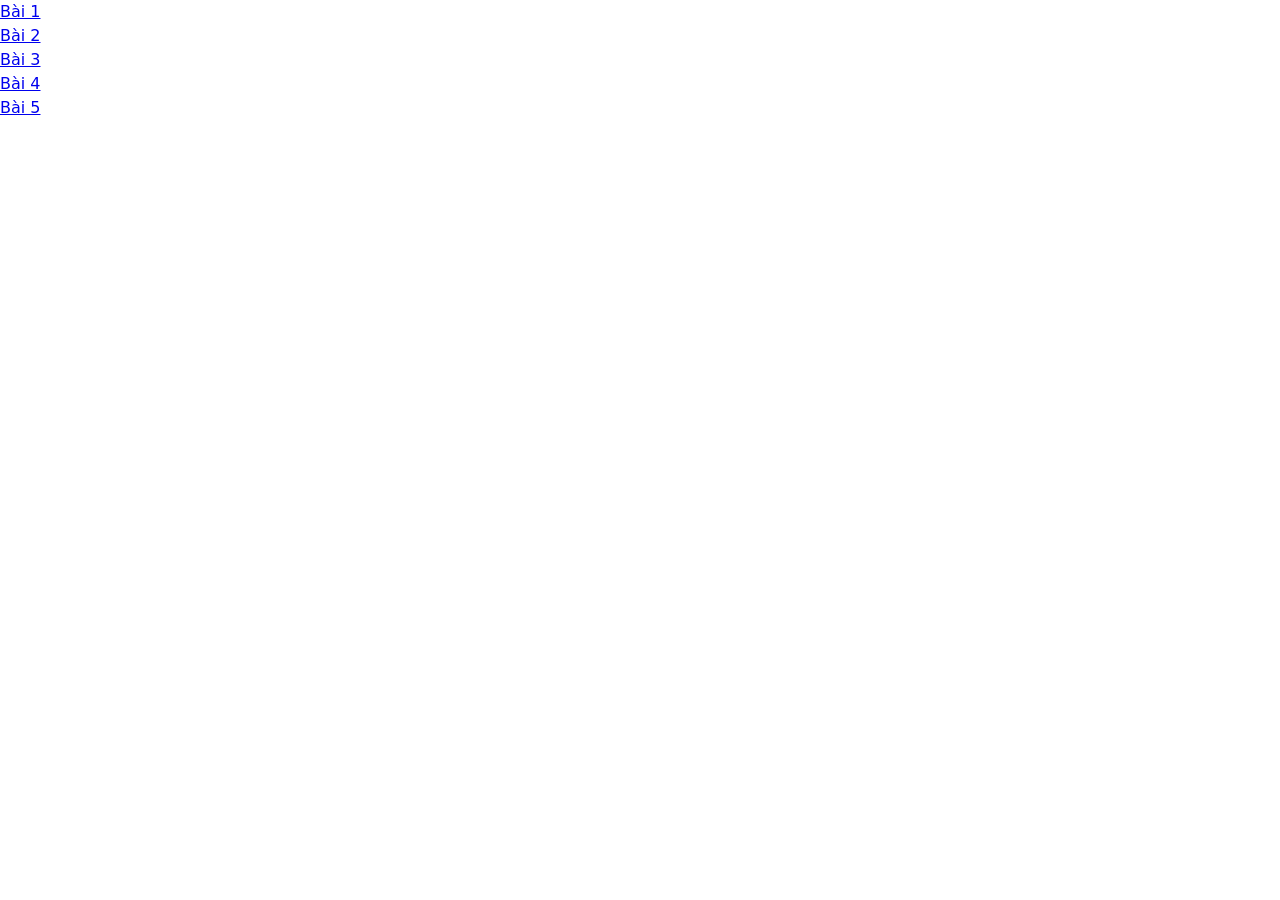
<file: index.html>
<!doctype html>
<html lang="en">
    <head>
        <meta charset="UTF-8" />
        <meta name="viewport" content="width=device-width, initial-scale=1.0" />
        <title>F8 Zoom Day 6</title>
        <link rel="stylesheet" href="./reset.css" />
        <link rel="stylesheet" href="./style.css" />
    </head>
    <body>
        <a href="./cv-flex.html" class="">Bài 1</a> <br />
        <a href="./pricing-table-flex.html">Bài 2</a> <br />
        <a href="./product-list.html">Bài 3</a> <br/>
        <a href="./register-layout.html">Bài 4</a> <br/>
        <a href="./froggy.html">Bài 5</a>
    </body>
</html>
</file>
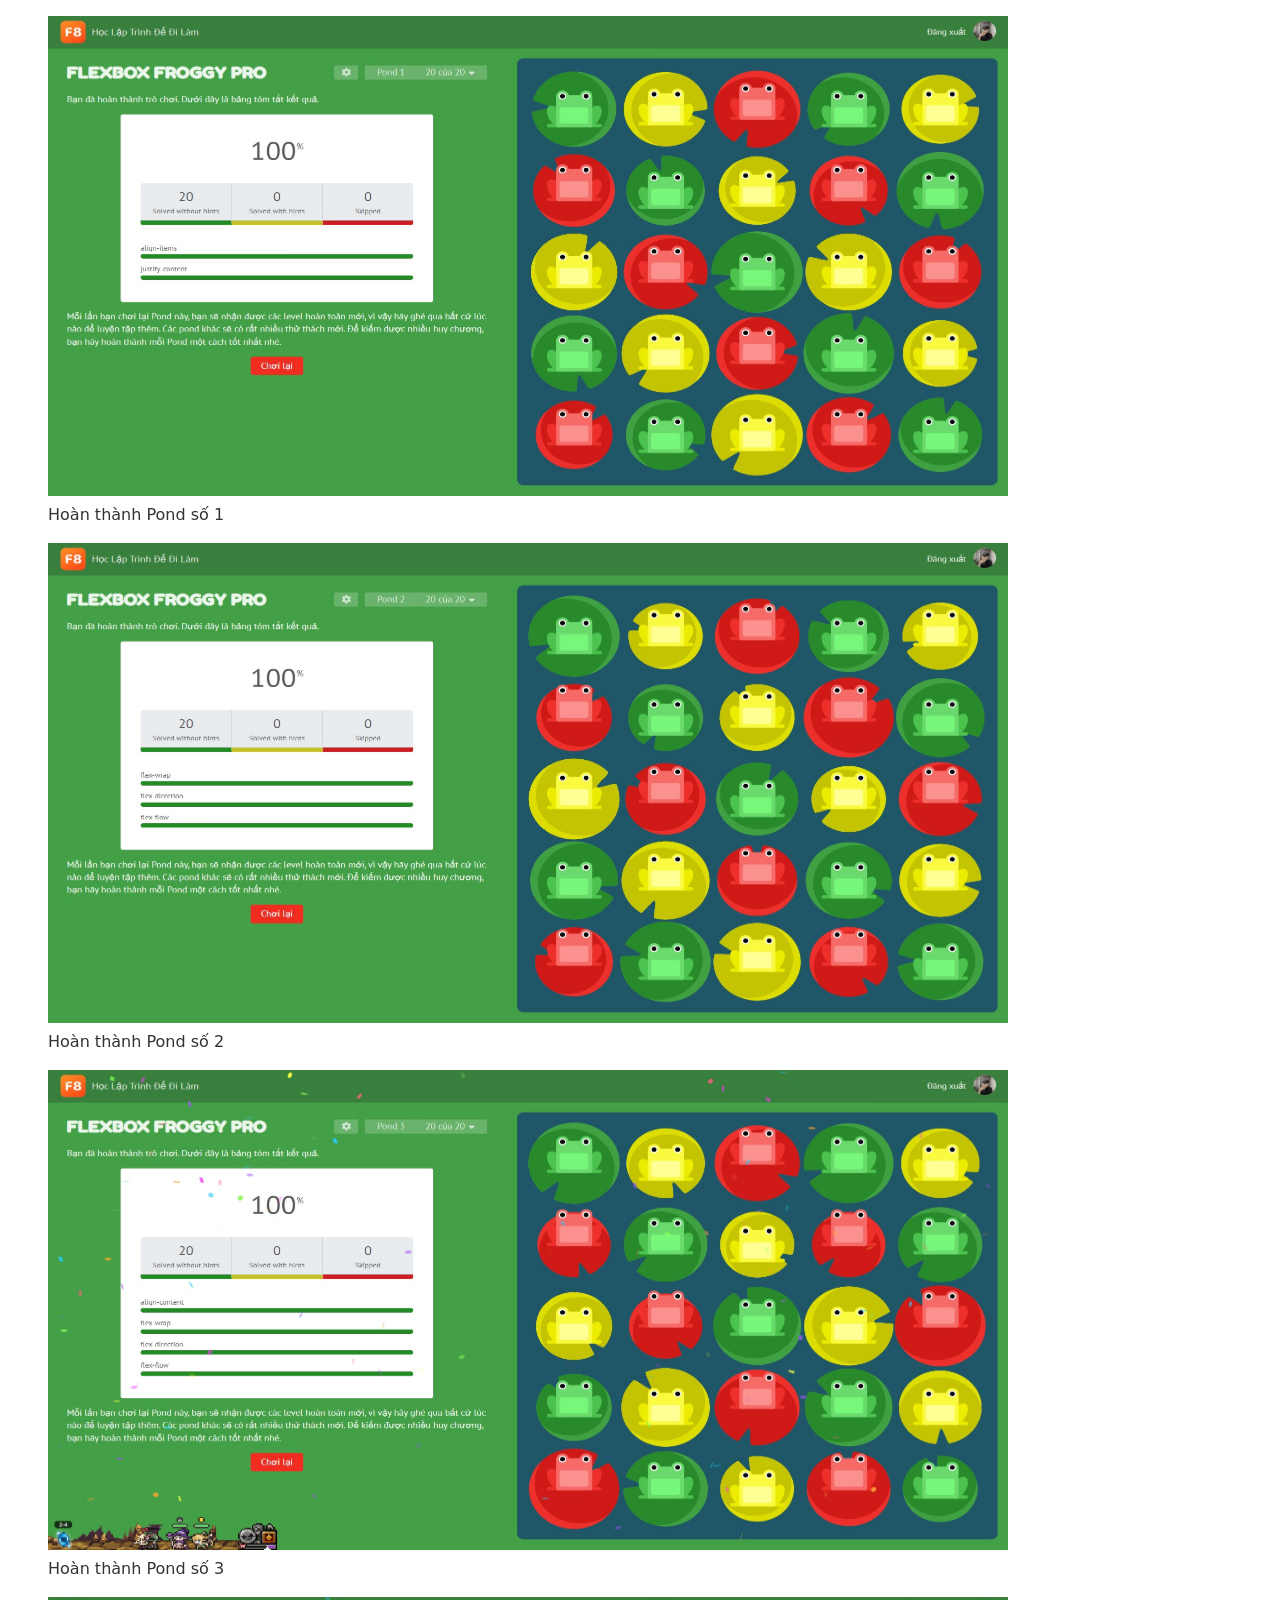
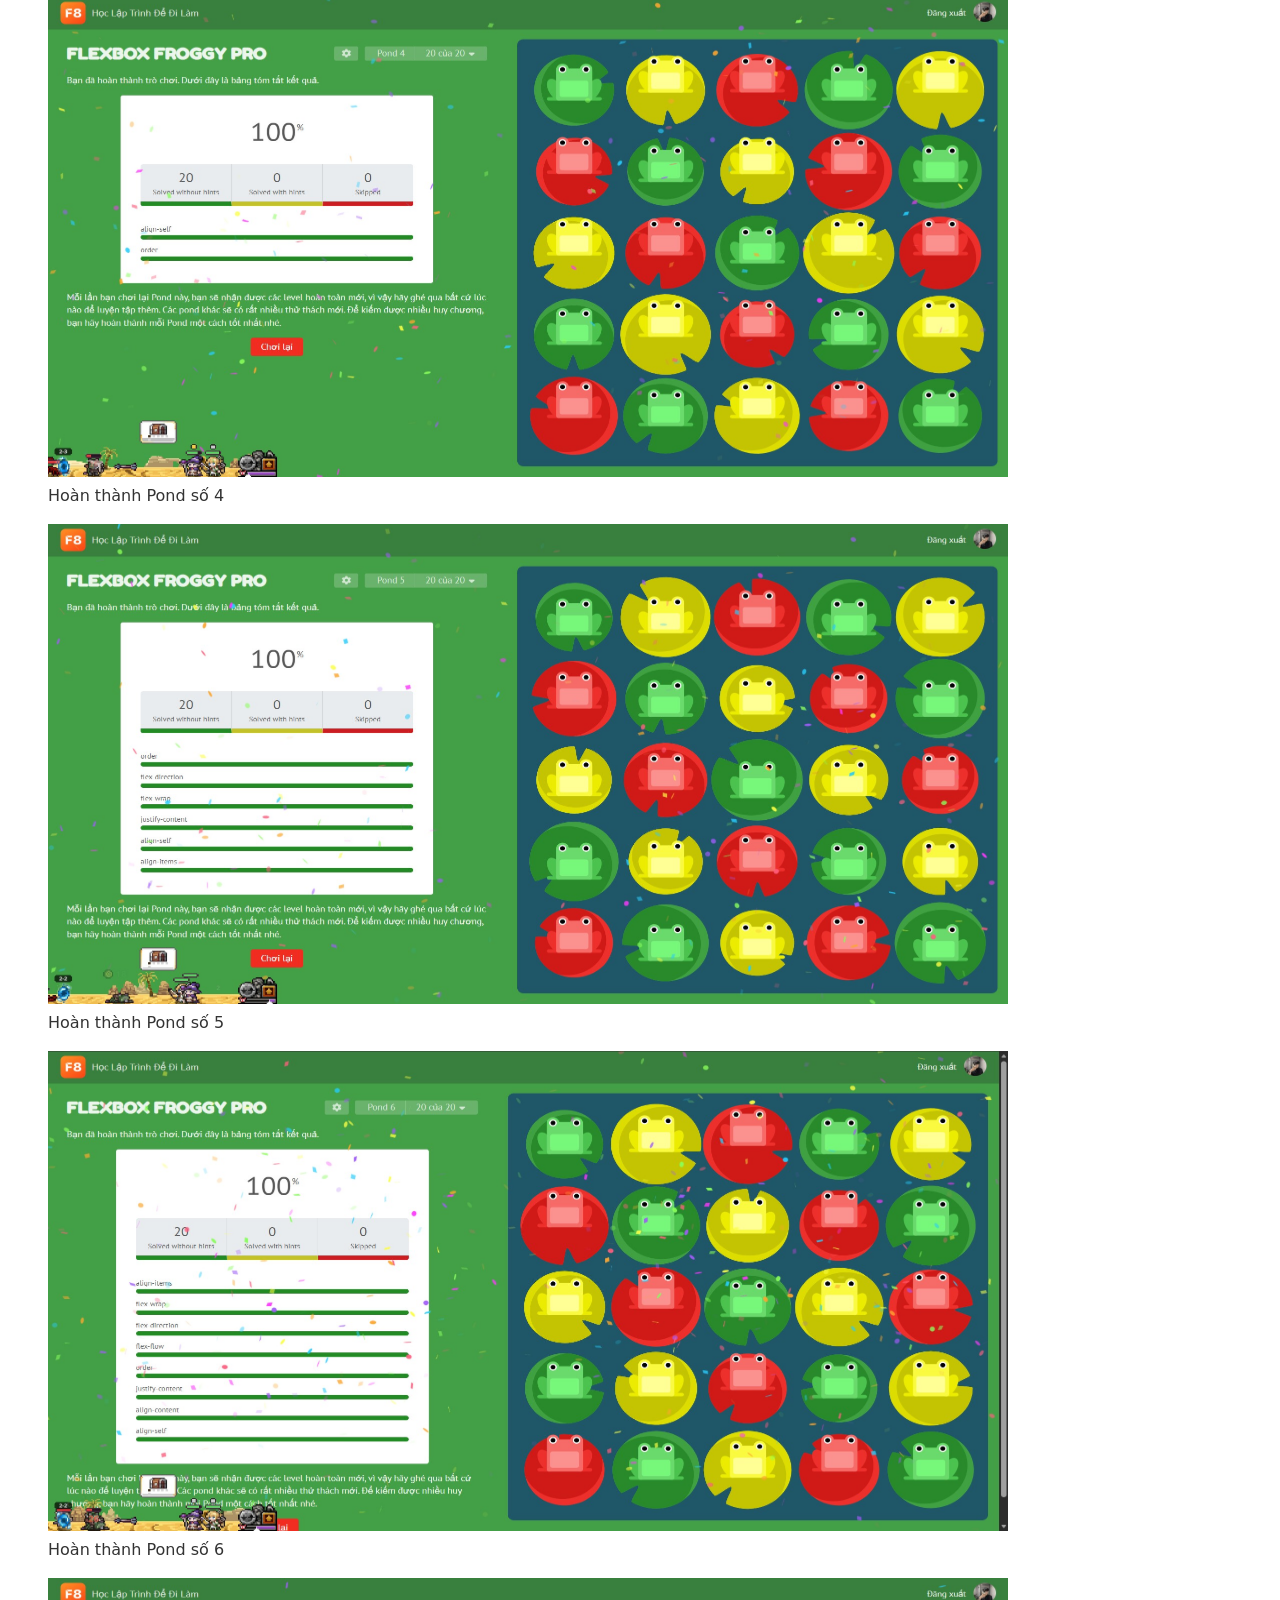
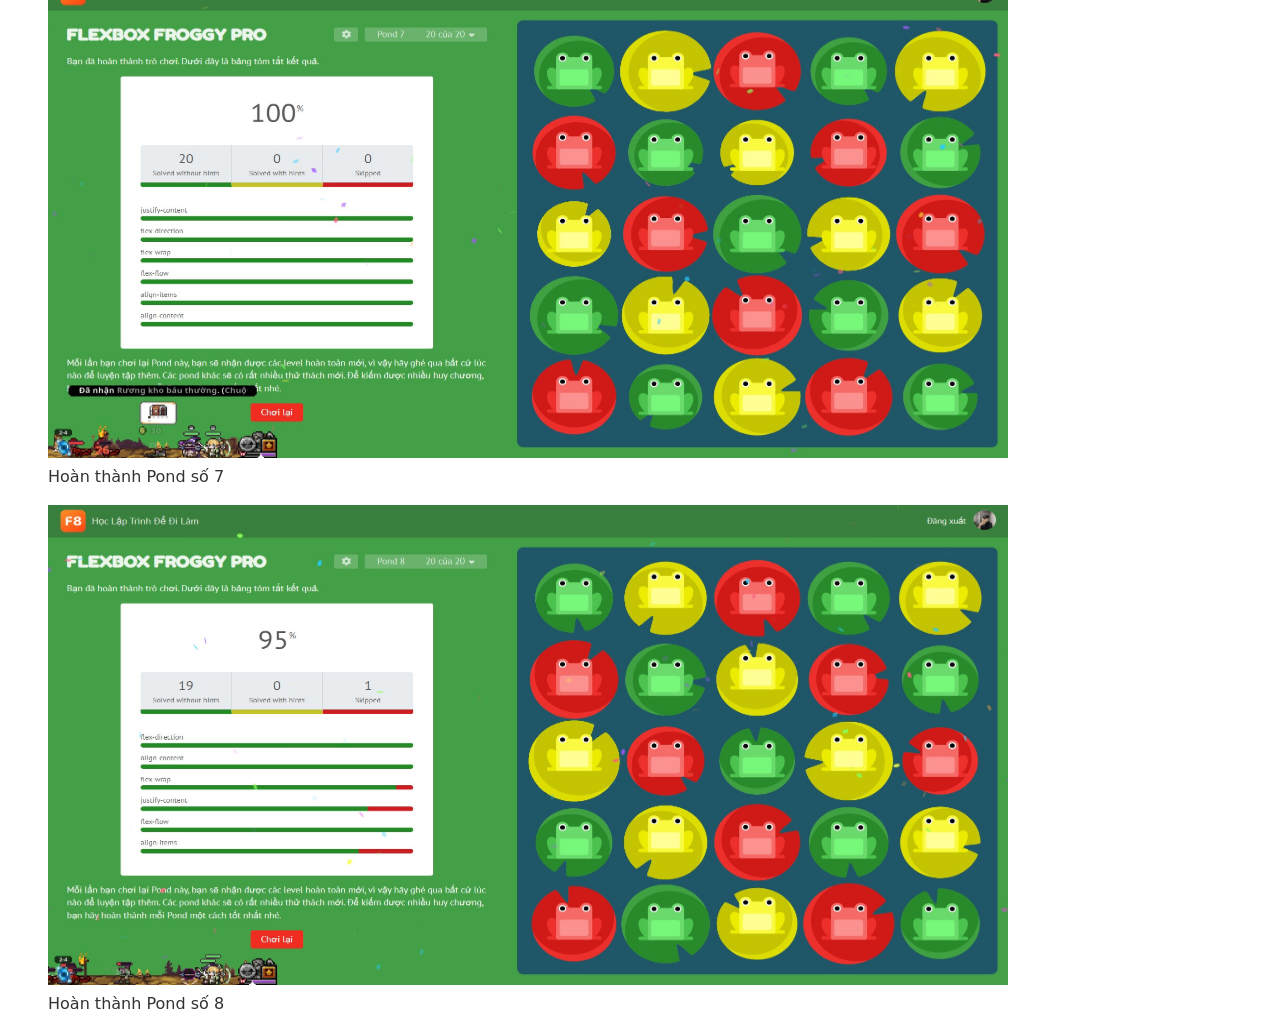
<file: froggy.html>
<!doctype html>
<html lang="en">
    <head>
        <meta charset="UTF-8" />
        <meta name="viewport" content="width=device-width, initial-scale=1.0" />
        <title>Froggy Pro</title>
        <link rel="stylesheet" href="./style.css">
    </head>
    <body>
        <figure class="froggy-pro">
            <img src="./assets/froggy-pro-1.JPG" alt="Froggy Pro Bài 1" />
            <figcaption>Hoàn thành Pond số 1</figcaption>
        </figure>
        <figure class="froggy-pro">
            <img src="./assets/froggy-pro-2.JPG" alt="Froggy Pro Bài 2" />
            <figcaption>Hoàn thành Pond số 2</figcaption>
        </figure>
        <figure class="froggy-pro">
            <img src="./assets/froggy-pro-3.JPG" alt="Froggy Pro Bài 3" />
            <figcaption>Hoàn thành Pond số 3</figcaption>
        </figure>
        <figure class="froggy-pro">
            <img src="./assets/froggy-pro-4.JPG" alt="Froggy Pro Bài 4" />
            <figcaption>Hoàn thành Pond số 4</figcaption>
        </figure>
        <figure class="froggy-pro">
            <img src="./assets/froggy-pro-5.JPG" alt="Froggy Pro Bài 5" />
            <figcaption>Hoàn thành Pond số 5</figcaption>
        </figure>
        <figure class="froggy-pro">
            <img src="./assets/froggy-pro-6.JPG" alt="Froggy Pro Bài 6" />
            <figcaption>Hoàn thành Pond số 6</figcaption>
        </figure>
        <figure class="froggy-pro">
            <img src="./assets/froggy-pro-7.JPG" alt="Froggy Pro Bài 7" />
            <figcaption>Hoàn thành Pond số 7</figcaption>
        </figure>
        <figure class="froggy-pro">
            <img src="./assets/froggy-pro-8.JPG" alt="Froggy Pro Bài 8" />
            <figcaption>Hoàn thành Pond số 8</figcaption>
        </figure>
    </body>
</html>
</file>
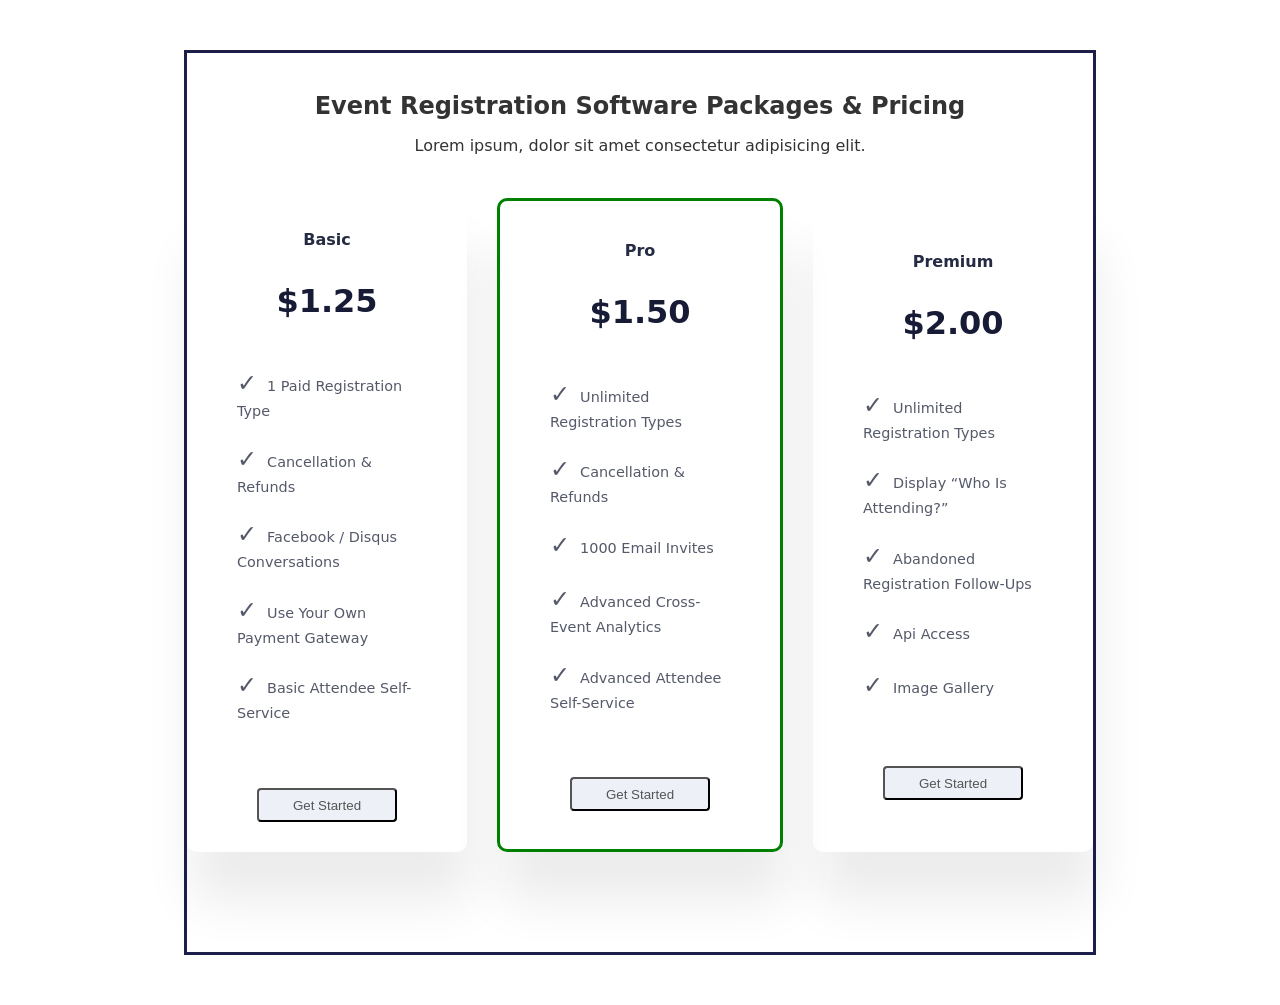
<file: pricing-table-flex.html>
<!doctype html>
<html lang="en">
    <head>
        <meta charset="UTF-8" />
        <meta name="viewport" content="width=device-width, initial-scale=1.0" />
        <title>Pricing Table Flex</title>
        <link rel="stylesheet" href="./reset.css" />
        <link rel="stylesheet" href="./style.css" />
    </head>
    <body>
        <div class="container">
            <h1>Event Registration Software Packages & Pricing</h1>
            <p>Lorem ipsum, dolor sit amet consectetur adipisicing elit.</p>
            <div class="pricing-list">
                <div class="card">
                    <h3>Basic</h3>
                    <h2>$1.25</h2>
                    <ul>
                        <li>1 Paid Registration Type</li>
                        <li>Cancellation & Refunds</li>
                        <li>Facebook / Disqus Conversations</li>
                        <li>Use Your Own Payment Gateway</li>
                        <li>Basic Attendee Self-Service</li>
                    </ul>
                    <button>Get Started</button>
                </div>
                <div class="card">
                    <h3>Pro</h3>
                    <h2>$1.50</h2>
                    <ul>
                        <li>Unlimited Registration Types</li>
                        <li>Cancellation & Refunds</li>
                        <li>1000 Email Invites</li>
                        <li>Advanced Cross-Event Analytics</li>
                        <li>Advanced Attendee Self-Service</li>
                    </ul>
                    <button>Get Started</button>
                </div>
                <div class="card">
                    <h3>Premium</h3>
                    <h2>$2.00</h2>
                    <ul>
                        <li>Unlimited Registration Types</li>
                        <li>Display “Who Is Attending?”</li>
                        <li>Abandoned Registration Follow-Ups</li>
                        <li>Api Access</li>
                        <li>Image Gallery</li>
                    </ul>
                    <button>Get Started</button>
                </div>
            </div>
        </div>
    </body>
</html>
</file>
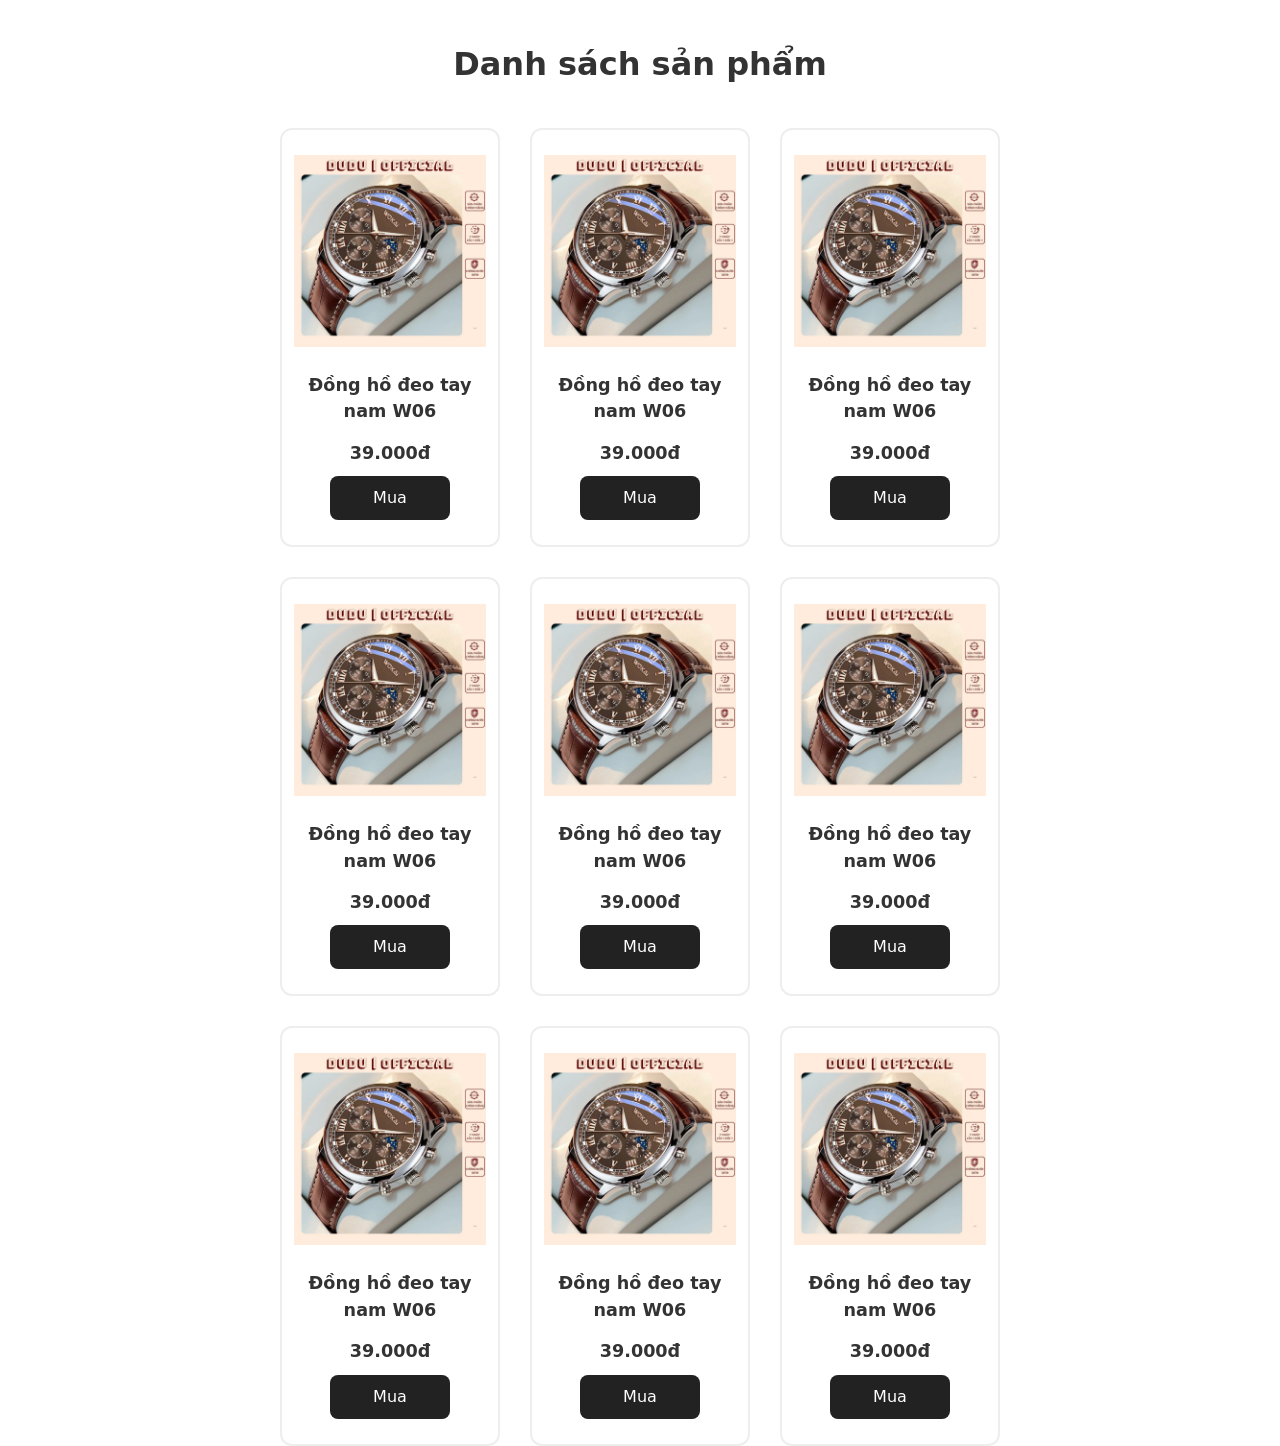
<file: product-list.html>
<!doctype html>
<html lang="en">
    <head>
        <meta charset="UTF-8" />
        <meta name="viewport" content="width=device-width, initial-scale=1.0" />
        <title>Product List</title>
        <link rel="stylesheet" href="./reset.css" />
        <link rel="stylesheet" href="./style.css" />
    </head>
    <body>
        <h1 class="product-list-title">Danh sách sản phẩm</h1>
        <div class="product-wrapper">
            <a href="#" class="product-card">
                <img src="./assets/product-1.webp" alt="Dong ho" />
                <h2>Đồng hồ đeo tay nam W06</h2>
                <p>39.000đ</p>
                <span class="buy-button">Mua</span>
            </a>
            <a href="#" class="product-card">
                <img src="./assets/product-1.webp" alt="Dong ho" />
                <h2>Đồng hồ đeo tay nam W06</h2>
                <p>39.000đ</p>
                <span class="buy-button">Mua</span>
            </a>
            <a href="#" class="product-card">
                <img src="./assets/product-1.webp" alt="Dong ho" />
                <h2>Đồng hồ đeo tay nam W06</h2>
                <p>39.000đ</p>
                <span class="buy-button">Mua</span>
            </a>
            <a href="#" class="product-card">
                <img src="./assets/product-1.webp" alt="Dong ho" />
                <h2>Đồng hồ đeo tay nam W06</h2>
                <p>39.000đ</p>
                <span class="buy-button">Mua</span>
            </a>
            <a href="#" class="product-card">
                <img src="./assets/product-1.webp" alt="Dong ho" />
                <h2>Đồng hồ đeo tay nam W06</h2>
                <p>39.000đ</p>
                <span class="buy-button">Mua</span>
            </a>
            <a href="#" class="product-card">
                <img src="./assets/product-1.webp" alt="Dong ho" />
                <h2>Đồng hồ đeo tay nam W06</h2>
                <p>39.000đ</p>
                <span class="buy-button">Mua</span>
            </a>
            <a href="#" class="product-card">
                <img src="./assets/product-1.webp" alt="Dong ho" />
                <h2>Đồng hồ đeo tay nam W06</h2>
                <p>39.000đ</p>
                <span class="buy-button">Mua</span>
            </a>
            <a href="#" class="product-card">
                <img src="./assets/product-1.webp" alt="Dong ho" />
                <h2>Đồng hồ đeo tay nam W06</h2>
                <p>39.000đ</p>
                <span class="buy-button">Mua</span>
            </a>
            <a href="#" class="product-card">
                <img src="./assets/product-1.webp" alt="Dong ho" />
                <h2>Đồng hồ đeo tay nam W06</h2>
                <p>39.000đ</p>
                <span class="buy-button">Mua</span>
            </a>
        </div>
    </body>
</html>
</file>
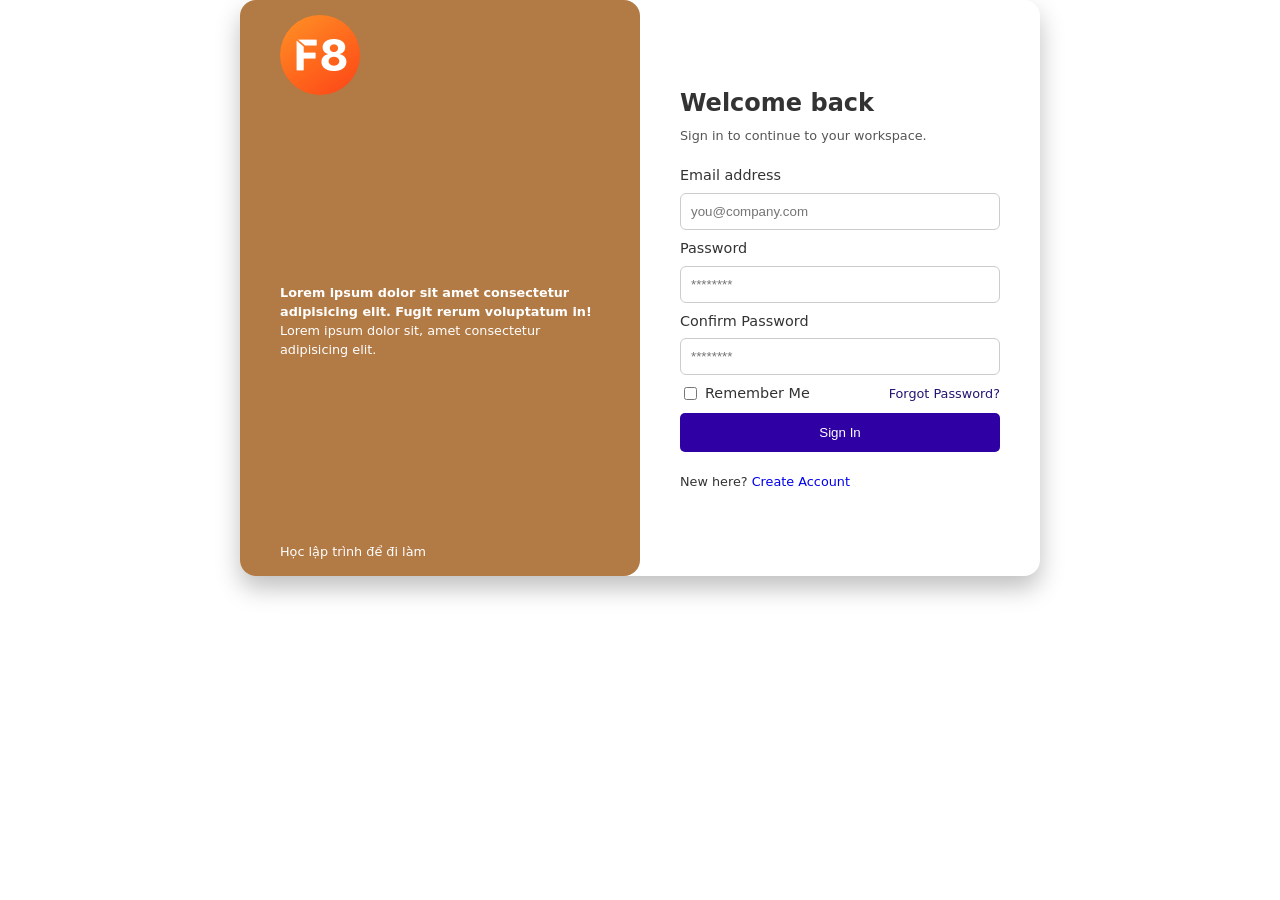
<file: register-layout.html>
<!doctype html>
<html lang="vi">
    <head>
        <meta charset="UTF-8" />
        <meta name="viewport" content="width=device-width, initial-scale=1.0" />
        <title>F8 Đăng Nhập</title>
        <link rel="stylesheet" href="./reset.css" />
        <link rel="stylesheet" href="./style.css" />
    </head>
    <body>
        <div class="login-wrapper">
            <div class="login-panel">
                <a href="#"><img src="./assets/logo.png" alt="F8" /></a>
                <div class="login-intro">
                    <h2>
                        Lorem ipsum dolor sit amet consectetur adipisicing elit.
                        Fugit rerum voluptatum in!
                    </h2>
                    <p>
                        Lorem ipsum dolor sit, amet consectetur adipisicing
                        elit.
                    </p>
                </div>
                <p>Học lập trình để đi làm</p>
            </div>
            <div class="login-content">
                <div class="login-header">
                    <h3>Welcome back</h3>
                    <p>Sign in to continue to your workspace.</p>
                </div>

                <form action="" class="login-form">
                    <div class="form-group">
                        <label for="email">Email address</label>
                        <input
                            type="email"
                            name="email"
                            id="email"
                            placeholder="you@company.com"
                        />
                    </div>
                    <div class="form-group">
                        <label for="password">Password</label>
                        <input
                            type="password"
                            name="password"
                            id="password"
                            placeholder="********"
                        />
                    </div>
                    <div class="form-group">
                        <label for="confirm-password">Confirm Password</label>
                        <input
                            type="password"
                            name="confirm-password"
                            id="confirm-password"
                            placeholder="********"
                        />
                    </div>
                    <div class="login-options">
                        <div class="remember-me">
                            <input
                                type="checkbox"
                                name="rememberme"
                                id="remember"
                            />
                            <label for="remember">Remember Me</label>
                        </div>
                        <a href="#" class="forgot-password">Forgot Password?</a>
                    </div>
                    <button type="submit">Sign In</button>
                </form>
                <p class="new-register">
                    New here? <a href="#">Create Account</a>
                </p>
            </div>
        </div>
    </body>
</html>
</file>
<file: style.css>
* {
    box-sizing: border-box;
}

h1,
h2,
h3,
h4,
h5,
h6 {
    font-weight: 700;
}

body {
    line-height: 1.5;
    font-family:
        system-ui,
        -apple-system,
        BlinkMacSystemFont,
        "Segoe UI",
        Roboto,
        Oxygen,
        Ubuntu,
        Cantarell,
        "Open Sans",
        "Helvetica Neue",
        sans-serif;
    color: #333;
}

/* Bài 1 */

.wrapper {
    display: flex;
    width: 68rem;
    min-height: 37.5rem;
    margin: 0 auto;
}

.sidebar {
    display: flex;
    flex-direction: column;
    flex: 1;
    color: #ccc;
    font-size: 0.8rem;
    background-color: #172b3a;
}

.avatar {
    display: flex;
    flex-direction: column;
    align-items: center;
    background-color: #294b63;
    padding: 25px 16px;
}

.avatar h2 {
    font-size: 1.4rem;
    margin-bottom: 10px;
}

.avatar h3 {
    font-size: 1rem;
    font-weight: 400;
}

.avatar img {
    border-radius: 50%;
    border: 4px solid #ccc;
    width: 9rem;
    height: 9rem;
    margin-bottom: 16px;
}
.information,
.objective {
    background-color: #172b3a;
    padding: 30px 10px;
}

.information ul {
    display: flex;
    flex-direction: column;
    gap: 10px;
}

.information li {
    display: flex;
    align-items: center;
    gap: 10px;
}

.information li i {
    width: 20px;
    text-align: center;
}

.objective {
    margin-top: auto;
}

.objective h3 {
    font-size: 16px;
    margin-bottom: 10px;
}

.objective p {
    line-height: 1.5;
}

.content {
    flex: 2;
    padding: 24px 32px;
}

.section-title {
    display: flex;
    align-items: center;
    gap: 10px;
    margin-bottom: 12px;
}

.section-title i {
    width: 2rem;
    height: 2rem;
    display: flex;
    justify-content: center;
    align-items: center;
    border-radius: 50%;
    background-color: #294b63;
    color: #fff;
}

.section-title h3 {
    font-size: 1.2rem;
}

.education-info,
.experience-info {
    display: flex;
    justify-content: space-between;
    margin-bottom: 10px;
}

.education-info span,
.experience-info span {
    font-size: 1rem;
}

.education h4,
.experience h4,
.skill h4 {
    font-size: 1rem;
    margin-bottom: 10px;
}

.education,
.experience,
.skill {
    margin-bottom: 20px;
}

/* Bài 2 */
.container {
    width: 57rem;
    margin: 50px auto;
    text-align: center;
    border: 3px solid rgb(30, 30, 75);
    padding: 35px 0 100px;
}
.container h1 {
    margin-bottom: 10px;
    font-size: 1.5rem;
}
.container p {
    margin-bottom: 8px;
}
.pricing-list {
    text-align: center;
    margin-top: 40px;
    display: flex;
    justify-content: center;
    align-items: stretch;
    gap: 30px;
}
.card {
    display: flex;
    flex-direction: column;
    align-items: center;
    min-height: 25rem;
    flex: 1;
    border-radius: 10px;
    box-shadow: 5px 50px 50px rgba(0, 0, 0, 0.08);
    text-align: left;
    padding: 30px 40px;
    justify-content: center;
}

.card h3,
.card h2 {
    text-align: center;
}

.card h3 {
    font-size: 1rem;
    color: #252b42;
}
.card h2 {
    font-size: 2rem;
    color: #171b35;
    margin: 25px 0 40px;
}

.card ul {
    padding-left: 10px;
    margin: 0;
}
.card li {
    margin-bottom: 18px;
    color: #555969;
    font-size: 0.9rem;
}
.card button {
    display: block;
    width: 140px;
    height: 34px;
    margin: 45px auto 0;
    border-radius: 4px;
    background: #edf0f6;
    color: #555;
    cursor: pointer;
}

.card:hover {
    box-shadow: 5px 5px #ccc;
    background-color: #0984e3;
}
.card:hover h3,
.card:hover h2,
.card:hover li {
    color: white;
}

.card:nth-child(2) {
    border: 3px solid green;
}
.card li::before {
    content: "✓";
    font-size: 1.5rem;
    margin-right: 10px;
    display: inline-block;
}

.card:hover button {
    background-color: white;
    color: #0984e3;
}

/* Bài 3 */
.product-list-title {
    text-align: center;
    font-size: 2rem;
    margin: 40px 0;
}

.product-wrapper {
    width: 45rem;
    margin: 0 auto;
    display: flex;
    flex-wrap: wrap;
    gap: 30px;
    --card-column: 3;
}

.product-card {
    width: calc((100% - 60px) / var(--card-column));
    display: flex;
    flex-direction: column;
    align-items: center;
    padding: 25px 20px;
    border-radius: 12px;
    border: 2px solid #eee;
    text-decoration: none;
    color: #333;
}

.product-card img {
    width: 12rem;
    height: 12rem;
    object-fit: contain;
    margin-bottom: 15px;
}

.product-card:hover {
    box-shadow: 0 12px 25px rgba(0, 0, 0, 0.15);
}

.product-card h2 {
    font-size: 1.1rem;
    margin: 10px 0;
    text-align: center;
}

.product-card p {
    font-size: 1.1rem;
    font-weight: 600;
    margin: 5px 0 10px;
}

.buy-button {
    text-align: center;
    width: 120px;
    padding: 10px 0;
    border-radius: 8px;
    background-color: #222;
    color: white;
    cursor: pointer;
}

.buy-button:hover {
    background-color: #555;
}

/* Bài Tập 4 */

.login-wrapper {
    display: flex;
    min-height: 36rem;
    width: 50rem;
    border-radius: 16px;
    margin: 0 auto;
    box-shadow: 0 12px 25px rgba(0, 0, 0, 0.25);
}

.login-panel {
    flex: 1;
    display: flex;
    flex-direction: column;
    justify-content: space-between;
    color: white;
    background-color: #ab6d32e7;
    padding: 15px 40px;
    font-size: 0.8rem;
    border-radius: 16px;
}

.login-panel img {
    width: 5rem;
    height: 5rem;
    border-radius: 50%;
}

.login-content {
    display: flex;
    flex-direction: column;
    flex: 1;
    justify-content: center;
    padding: 40px;
}

.login-form {
    display: flex;
    flex-direction: column;
    font-size: 0.9rem;
    gap: 8px;
    margin-bottom: 20px;
}

.login-form input[type="email"],
.login-form input[type="password"] {
    border: 1px solid #ccc;
    border-radius: 6px;
    width: 100%;
    padding: 10px;
}

.login-header {
    margin-bottom: 20px;
}

.login-header h3 {
    font-size: 1.5rem;
    margin-bottom: 5px;
}

.login-header p {
    font-size: 0.8rem;
    color: #555;
}

.login-form button {
    width: 100%;
    padding: 12px;
    background-color: #2f00a4;
    color: white;
    border: none;
    border-radius: 5px;
    cursor: pointer;
}

.login-form button:hover {
    background-color: #4b00e0;
}

.forgot-password {
    font-size: 0.8rem;
    font-weight: 400;
    color: #231571;
    text-decoration: none;
}
.forgot-password:hover {
    text-decoration: underline;
}

.login-options {
    display: flex;
    justify-content: space-between;
    align-items: center;
}

.remember-me {
    display: flex;
    align-items: center;
    gap: 5px;
}

.form-group {
    display: flex;
    flex-direction: column;
    gap: 6px;
}

.form-group label {
    font-weight: 500;
}

.new-register {
    font-size: 0.8rem;
}

.new-register a {
    text-decoration: none;
}

.new-register a:hover {
    text-decoration: underline;
}
/* bài 5 */
.froggy-pro img {
    width: 60em;
    height: 30rem;
}
</file>
